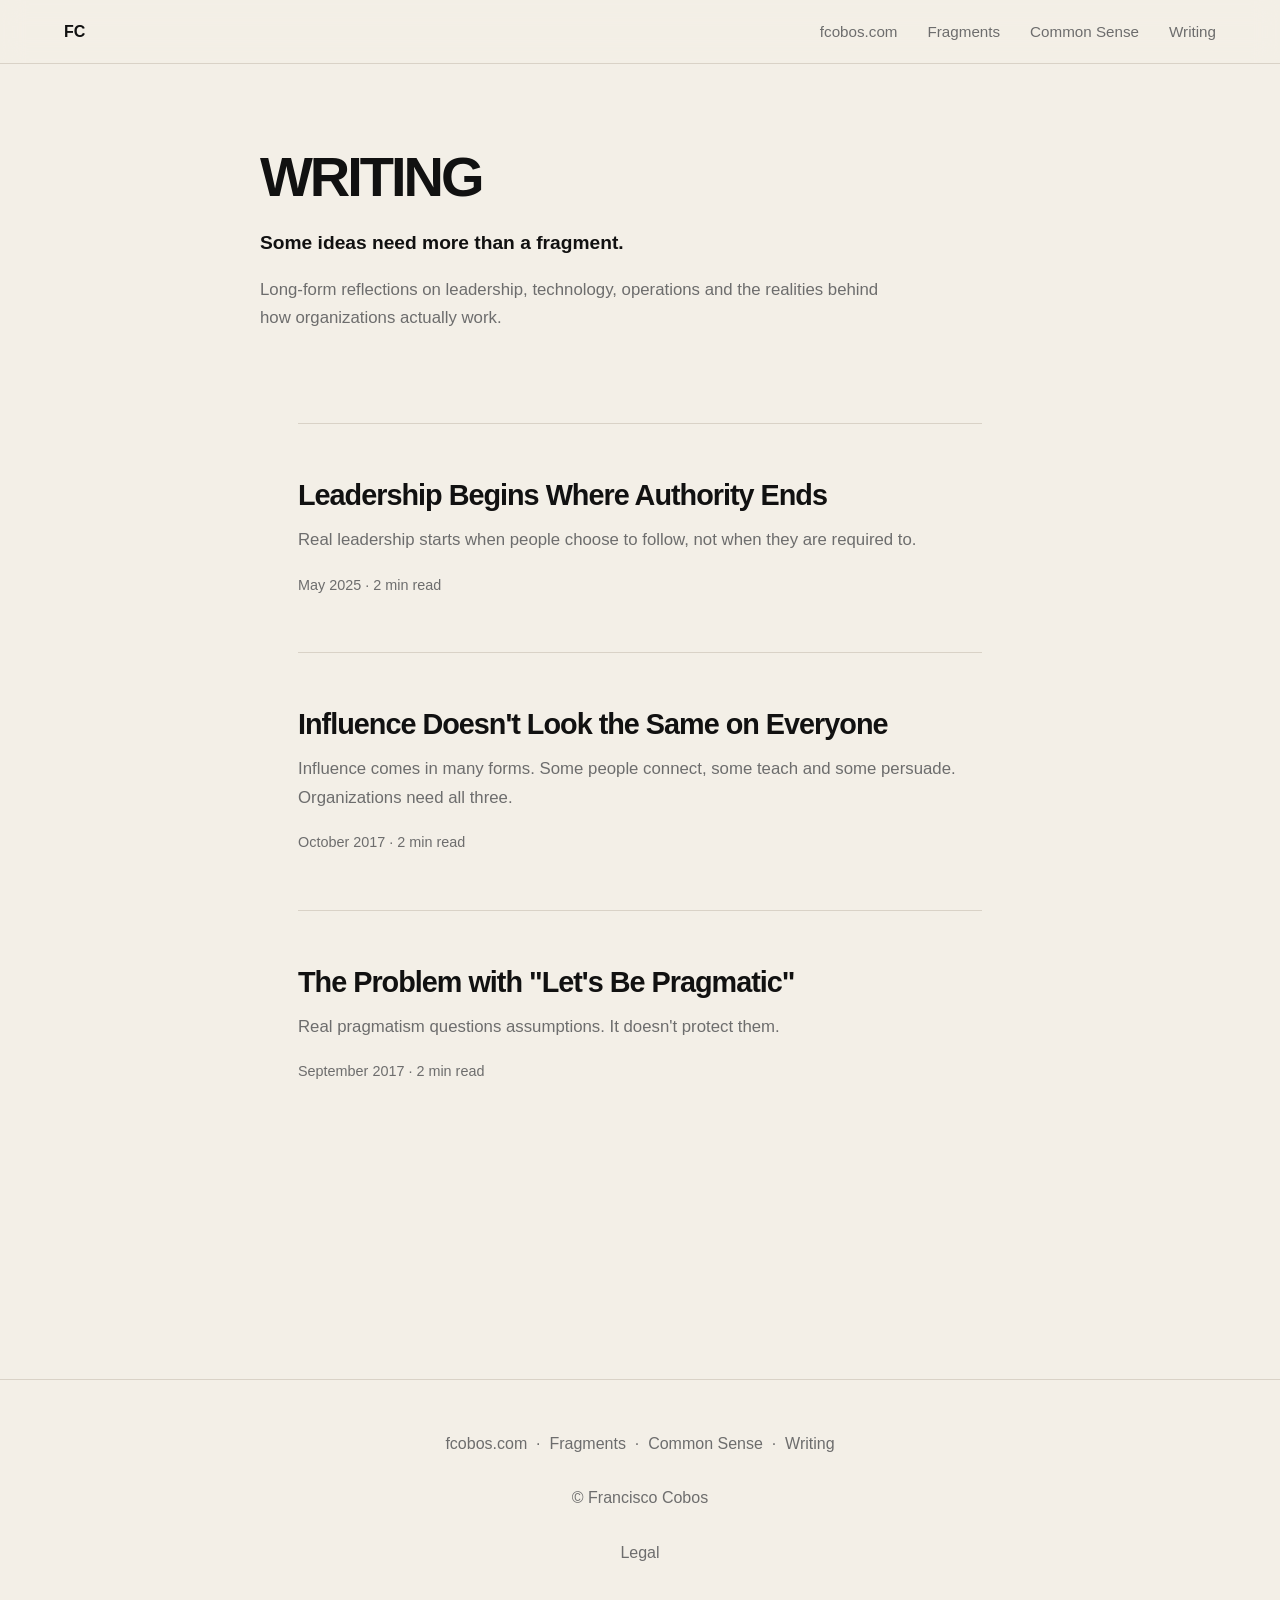
<file: index.html>
<!DOCTYPE html>
<html lang="en">
<head>
<meta charset="UTF-8">
<meta name="viewport" content="width=device-width,initial-scale=1.0">

<title>Writing | Francisco Cobos</title>

<style>

:root{
    --paper:#f3efe7;
    --text:#111;
    --muted:#6d6d6d;
    --border:#d9d2c7;
}

*{
    margin:0;
    padding:0;
    box-sizing:border-box;
}

html{
    scroll-behavior:smooth;
}

body{
    font-family:-apple-system,BlinkMacSystemFont,"Segoe UI",Roboto,sans-serif;
    background:var(--paper);
    color:var(--text);
    line-height:1.7;
}

a{
    color:inherit;
    text-decoration:none;
}

nav{
    position:fixed;
    top:0;
    width:100%;
    background:rgba(243,239,231,.92);
    backdrop-filter:blur(12px);
    border-bottom:1px solid var(--border);
    z-index:100;
}

.nav{
    width:90%;
    max-width:1200px;
    margin:auto;
    padding:18px 0;

    display:flex;
    justify-content:space-between;
    align-items:center;
}

.logo{
    font-weight:700;
}

.menu{
    display:flex;
    gap:30px;
    font-size:.95rem;
}

.menu a{
    color:var(--muted);
    transition:.2s;
}

.menu a:hover{
    color:var(--text);
}

header{
    width:90%;
    max-width:760px;
    margin:auto;

    padding-top:150px;
    padding-bottom:90px;
}

h1{
    font-size:3.5rem;
    line-height:.95;
    letter-spacing:-3px;
    margin-bottom:24px;
}

.subtitle{
    font-size:1.2rem;
    font-weight:600;
    margin-bottom:16px;
}

.description{
    color:var(--muted);
    max-width:650px;
    font-size:1.05rem;
}

main{
    width:90%;
    max-width:760px;
    margin:auto;

    padding-bottom:120px;
}

.article{
    display:block;
    padding:55px 0;
    border-top:1px solid var(--border);
    transition:.2s;
}

.article:hover{
    transform:translateX(4px);
}

.article h2{
    font-size:1.8rem;
    line-height:1.15;
    letter-spacing:-1px;
    margin-bottom:14px;
}

.article p{
    color:var(--muted);
    font-size:1.05rem;
    margin-bottom:18px;
}

.meta{
    color:var(--muted);
    font-size:.9rem;
}

footer{
    border-top:1px solid var(--border);
    padding:50px;
    text-align:center;
    color:var(--muted);
}

@media(max-width:768px){

    h1{
        font-size:3rem;
        letter-spacing:-2px;
    }

    .article h2{
        font-size:1.4rem;
    }

    .menu{
        gap:16px;
        font-size:.85rem;
    }

}

</style>

</head>

<body>

<nav>

<div class="nav">

<div class="logo">
<a href="https://fcobos.com">FC</a>
</div>

<div class="menu">
<a href="https://fcobos.com">fcobos.com</a>
<a href="https://fragments.fcobos.com">Fragments</a>
<a href="https://commonsense.fcobos.com">Common Sense</a>
<a href="https://writing.fcobos.com">Writing</a>
</div>

</div>

</nav>

<header>

<h1>WRITING</h1>

<div class="subtitle">
Some ideas need more than a fragment.
</div>

<p class="description">
Long-form reflections on leadership, technology, operations and the realities behind how organizations actually work.
</p>

</header>

<main>

<main>

<a class="article" href="generated/leadership-begins-where-authority-ends.html">

<h2>
Leadership Begins Where Authority Ends
</h2>

<p>
Real leadership starts when people choose to follow, not when they are required to.
</p>

<div class="meta">
May 2025 · 2 min read
</div>

</a>

<a class="article" href="generated/influence-doesnt-look-the-same-on-everyone.html">

<h2>
Influence Doesn't Look the Same on Everyone
</h2>

<p>
Influence comes in many forms. Some people connect, some teach and some persuade. Organizations need all three.
</p>

<div class="meta">
October 2017 · 2 min read
</div>

</a>

<a class="article" href="generated/the-problem-with-lets-be-pragmatic.html">

<h2>
The Problem with "Let's Be Pragmatic"
</h2>

<p>
Real pragmatism questions assumptions. It doesn't protect them.
</p>

<div class="meta">
September 2017 · 2 min read
</div>

</a>

</main>

</main>

<footer>

<a href="https://fcobos.com">fcobos.com</a>
 ·  <a href="https://fragments.fcobos.com">Fragments</a>
 ·  <a href="https://commonsense.fcobos.com">Common Sense</a>
 ·  <a href="https://writing.fcobos.com">Writing</a>

<br><br>

© Francisco Cobos

<br><br>

<a href="legal.html">Legal</a>

</footer>

</body>
</html>
</file>
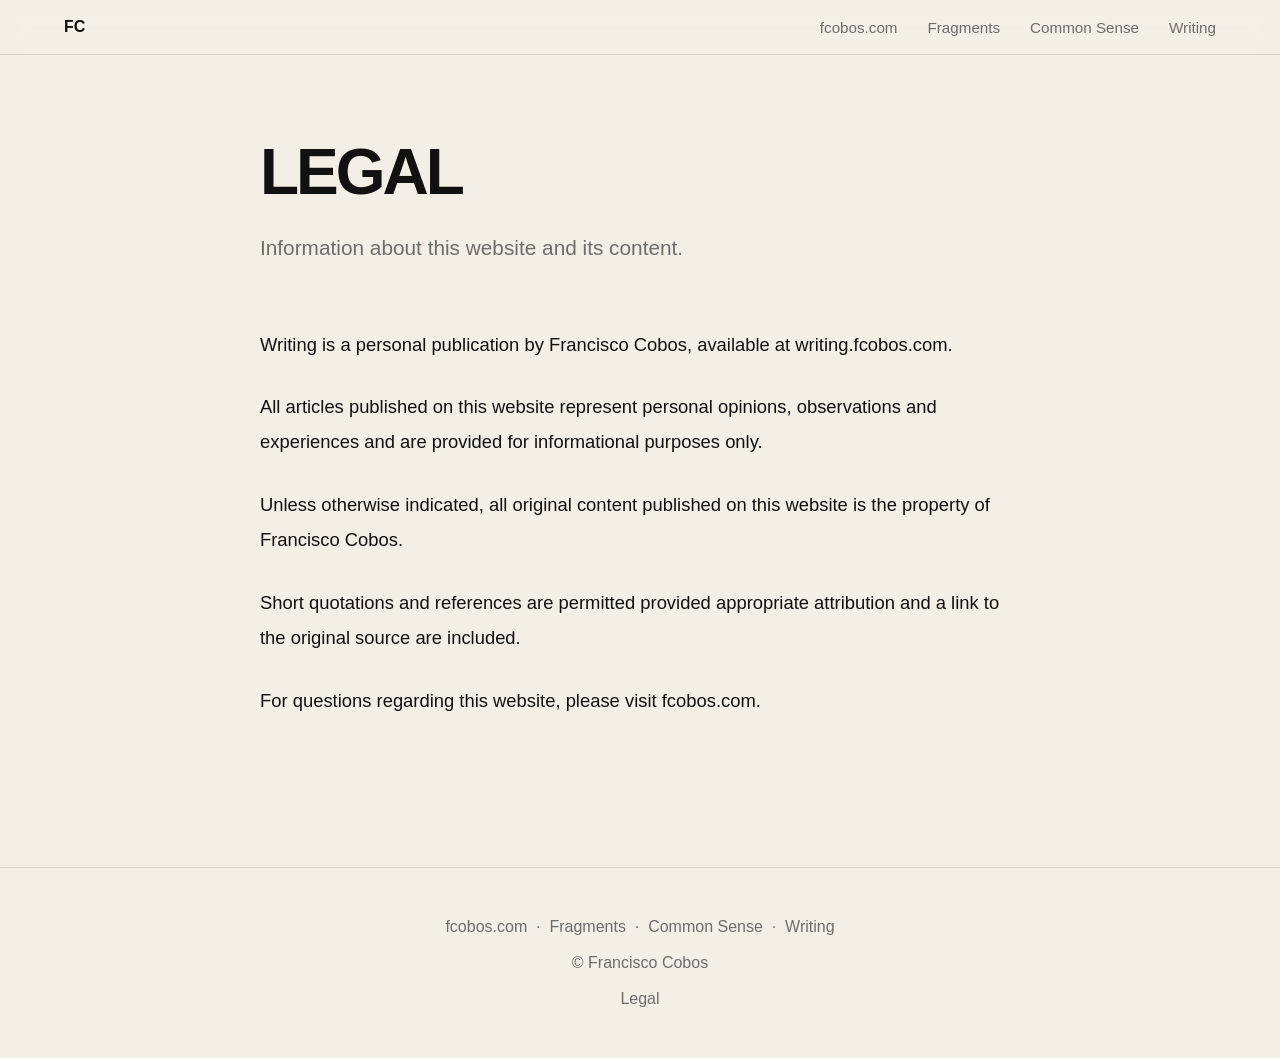
<file: legal.html>
<!DOCTYPE html>

<html lang="en">
<head>
<meta charset="UTF-8">
<meta name="viewport" content="width=device-width,initial-scale=1.0">

<title>Legal | Writing</title>

<style>

:root{
    --paper:#f3efe7;
    --text:#111;
    --muted:#6d6d6d;
    --border:#d9d2c7;
}

*{
    margin:0;
    padding:0;
    box-sizing:border-box;
}

body{
    font-family:-apple-system,BlinkMacSystemFont,"Segoe UI",Roboto,sans-serif;
    background:var(--paper);
    color:var(--text);
}

a{
    text-decoration:none;
    color:inherit;
}

nav{
    position:fixed;
    top:0;
    width:100%;
    background:rgba(243,239,231,.92);
    backdrop-filter:blur(12px);
    border-bottom:1px solid var(--border);
    z-index:100;
}

.nav{
    width:90%;
    max-width:1200px;
    margin:auto;
    padding:18px 0;
    display:flex;
    justify-content:space-between;
    align-items:center;
}

.logo{
    font-weight:700;
}

.menu{
    display:flex;
    gap:30px;
    font-size:.95rem;
}

.menu a{
    color:var(--muted);
}

main{
    width:90%;
    max-width:760px;
    margin:auto;
    padding-top:140px;
    padding-bottom:120px;
}

h1{
    font-size:4rem;
    line-height:1;
    letter-spacing:-3px;
    margin-bottom:24px;
}

.description{
    font-size:1.3rem;
    color:var(--muted);
    margin-bottom:60px;
}

p{
    font-size:1.15rem;
    line-height:1.9;
    margin-bottom:28px;
}

footer{
    border-top:1px solid var(--border);
    padding:50px;
    text-align:center;
    color:var(--muted);
}

</style>

</head>

<body>

<nav>

<div class="nav">

<div class="logo">
<a href="https://fcobos.com">FC</a>
</div>

<div class="menu">
<a href="https://fcobos.com">fcobos.com</a>
<a href="https://fragments.fcobos.com">Fragments</a>
<a href="https://commonsense.fcobos.com">Common Sense</a>
<a href="https://writing.fcobos.com">Writing</a>
</div>

</div>

</nav>

<main>

<h1>LEGAL</h1>

<p class="description">
Information about this website and its content.
</p>

<p>
Writing is a personal publication by Francisco Cobos, available at writing.fcobos.com.
</p>

<p>
All articles published on this website represent personal opinions, observations and experiences and are provided for informational purposes only.
</p>

<p>
Unless otherwise indicated, all original content published on this website is the property of Francisco Cobos.
</p>

<p>
Short quotations and references are permitted provided appropriate attribution and a link to the original source are included.
</p>

<p>
For questions regarding this website, please visit
<a href="https://fcobos.com">fcobos.com</a>.
</p>

</main>

<footer>

<a href="https://fcobos.com">fcobos.com</a>
 ·  <a href="https://fragments.fcobos.com">Fragments</a>
 ·  <a href="https://commonsense.fcobos.com">Common Sense</a>
 ·  <a href="https://writing.fcobos.com">Writing</a>

<br><br>

© Francisco Cobos

<br><br>

<a href="legal.html">Legal</a>

</footer>

</body>
</html>
</file>
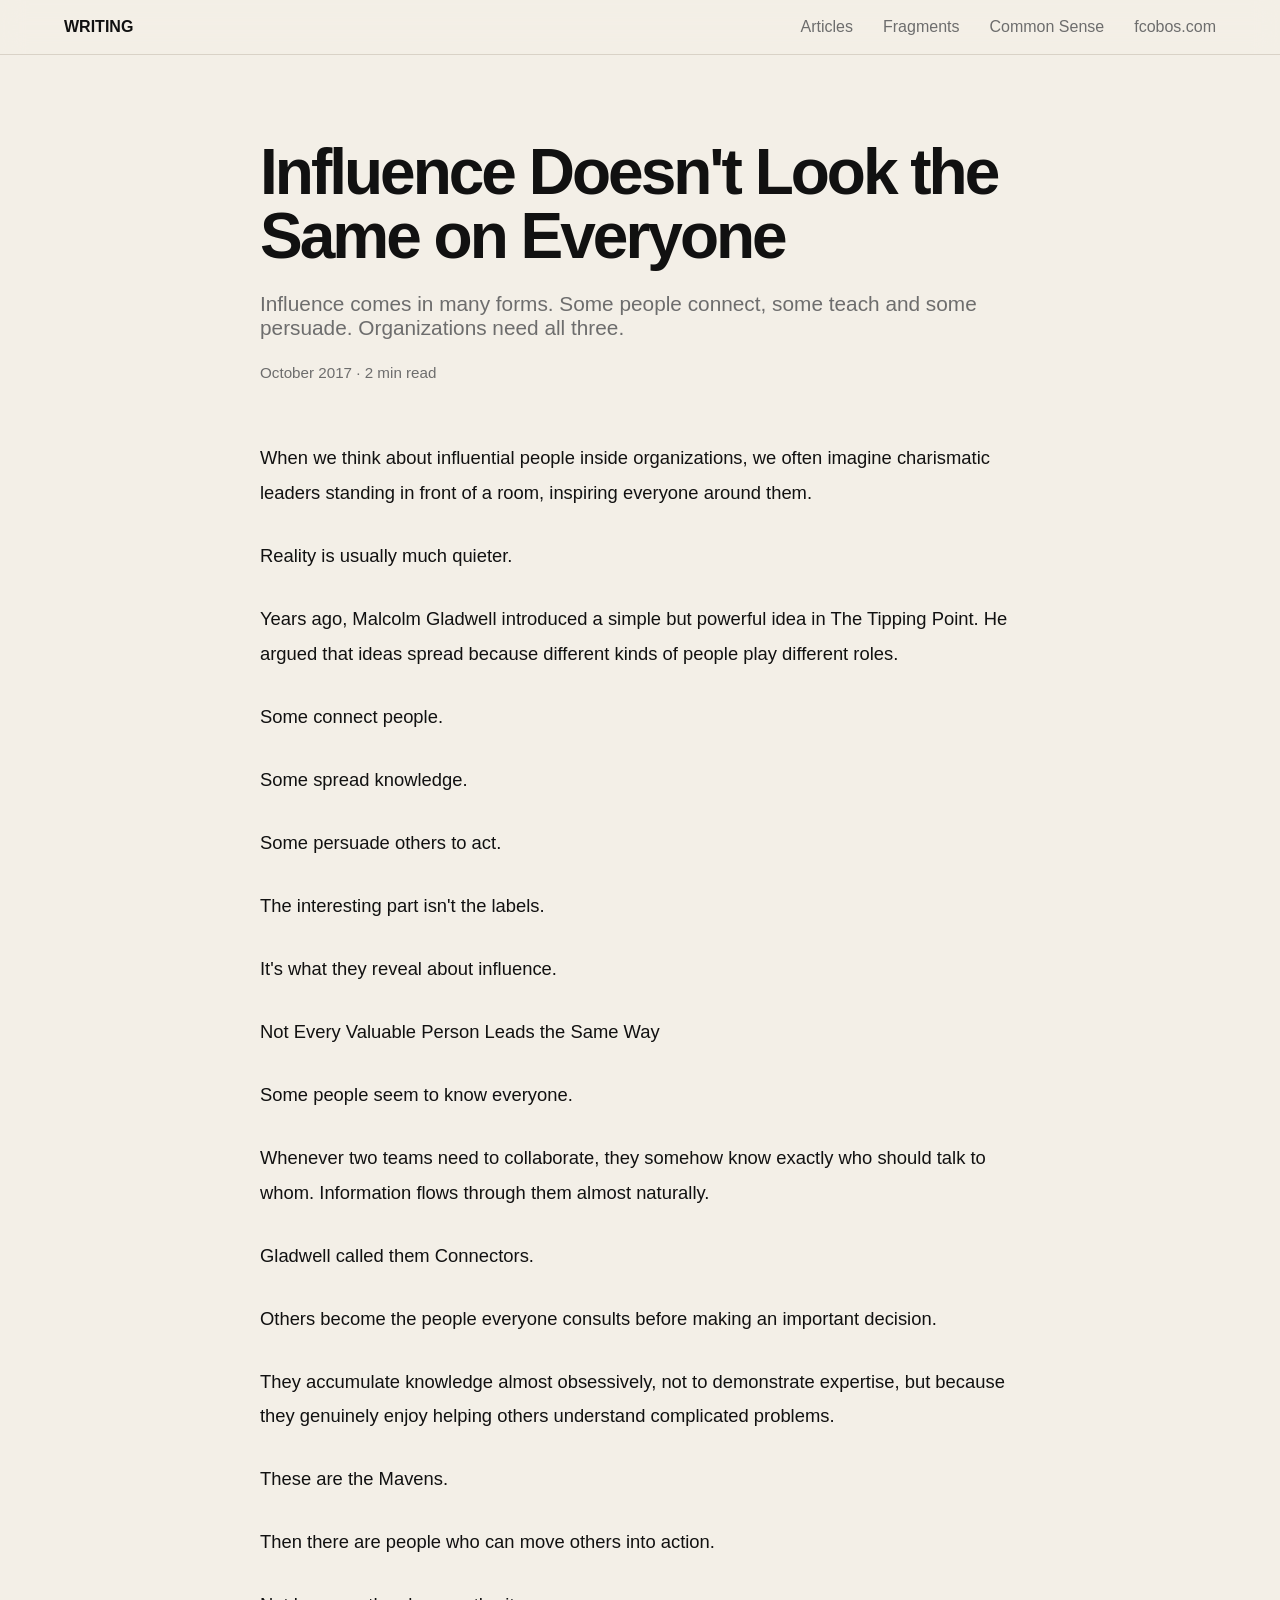
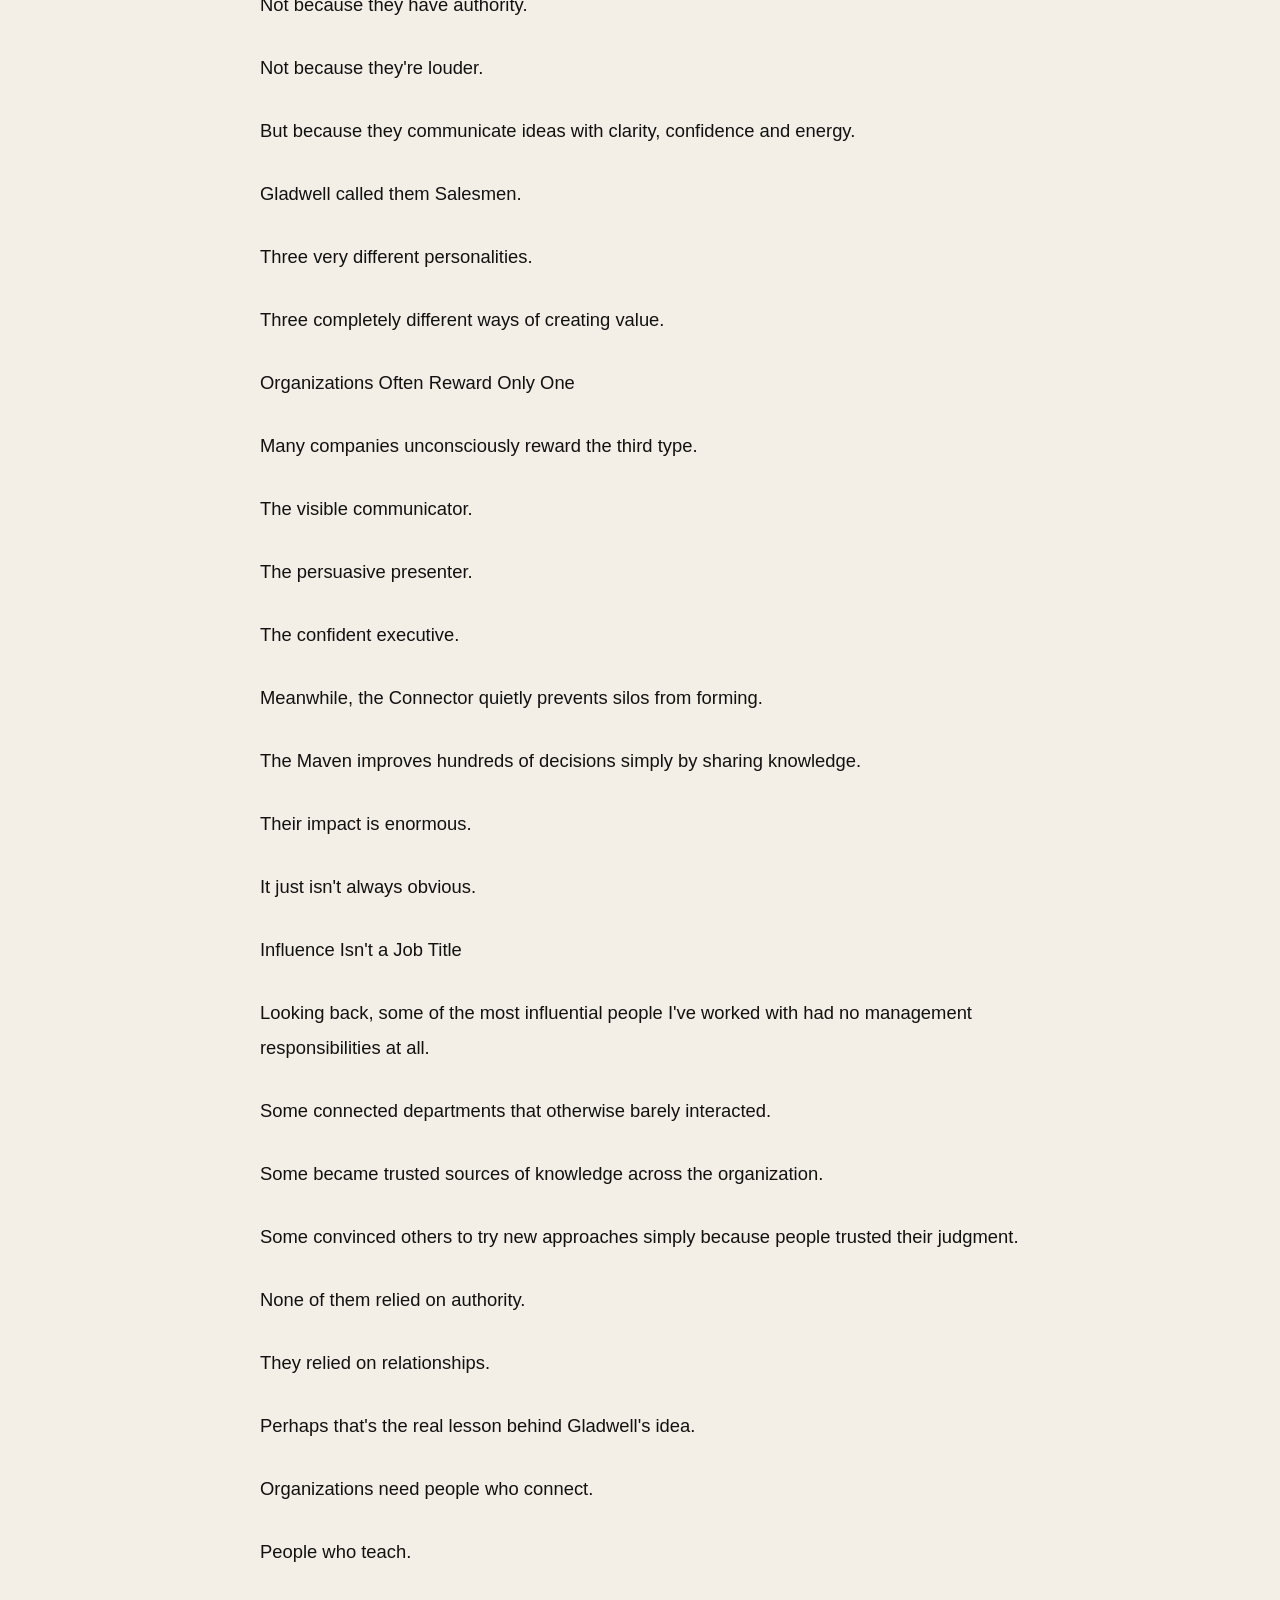
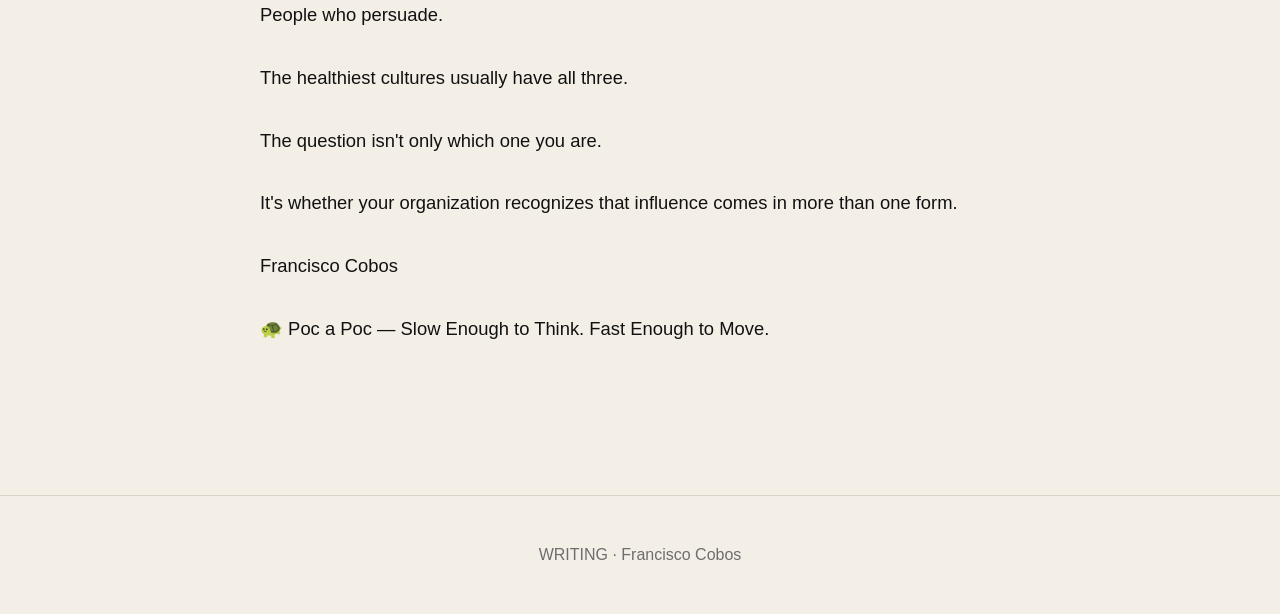
<file: generated/influence-doesnt-look-the-same-on-everyone.html>
<!DOCTYPE html>
<html lang="en">
<head>
<meta charset="UTF-8">
<meta name="viewport" content="width=device-width, initial-scale=1.0">

<title>Influence Doesn't Look the Same on Everyone</title>

<link rel="stylesheet" href="../css/style.css">

</head>

<body>

<nav>

    <div class="nav-container">

        <a href="../index.html" class="logo">
            WRITING
        </a>

        <div class="menu">
            <a href="../index.html">Articles</a>
            <a href="https://fragments.fcobos.com">Fragments</a>
            <a href="https://commonsense.fcobos.com">Common Sense</a>
            <a href="https://fcobos.com">fcobos.com</a>
        </div>

    </div>

</nav>

<header class="hero">

    <h1>Influence Doesn't Look the Same on Everyone</h1>

    <p class="description">
        Influence comes in many forms. Some people connect, some teach and some persuade. Organizations need all three.
    </p>

    <div class="meta">
        October 2017 · 2 min read
    </div>

</header>

<article class="content">

<p>When we think about influential people inside organizations, we often imagine charismatic leaders standing in front of a room, inspiring everyone around them.</p>
<p>Reality is usually much quieter.</p>
<p>Years ago, Malcolm Gladwell introduced a simple but powerful idea in The Tipping Point. He argued that ideas spread because different kinds of people play different roles.</p>
<p>Some connect people.</p>
<p>Some spread knowledge.</p>
<p>Some persuade others to act.</p>
<p>The interesting part isn't the labels.</p>
<p>It's what they reveal about influence.</p>
<p>Not Every Valuable Person Leads the Same Way</p>
<p>Some people seem to know everyone.</p>
<p>Whenever two teams need to collaborate, they somehow know exactly who should talk to whom. Information flows through them almost naturally.</p>
<p>Gladwell called them Connectors.</p>
<p>Others become the people everyone consults before making an important decision.</p>
<p>They accumulate knowledge almost obsessively, not to demonstrate expertise, but because they genuinely enjoy helping others understand complicated problems.</p>
<p>These are the Mavens.</p>
<p>Then there are people who can move others into action.</p>
<p>Not because they have authority.</p>
<p>Not because they're louder.</p>
<p>But because they communicate ideas with clarity, confidence and energy.</p>
<p>Gladwell called them Salesmen.</p>
<p>Three very different personalities.</p>
<p>Three completely different ways of creating value.</p>
<p>Organizations Often Reward Only One</p>
<p>Many companies unconsciously reward the third type.</p>
<p>The visible communicator.</p>
<p>The persuasive presenter.</p>
<p>The confident executive.</p>
<p>Meanwhile, the Connector quietly prevents silos from forming.</p>
<p>The Maven improves hundreds of decisions simply by sharing knowledge.</p>
<p>Their impact is enormous.</p>
<p>It just isn't always obvious.</p>
<p>Influence Isn't a Job Title</p>
<p>Looking back, some of the most influential people I've worked with had no management responsibilities at all.</p>
<p>Some connected departments that otherwise barely interacted.</p>
<p>Some became trusted sources of knowledge across the organization.</p>
<p>Some convinced others to try new approaches simply because people trusted their judgment.</p>
<p>None of them relied on authority.</p>
<p>They relied on relationships.</p>
<p>Perhaps that's the real lesson behind Gladwell's idea.</p>
<p>Organizations need people who connect.</p>
<p>People who teach.</p>
<p>People who persuade.</p>
<p>The healthiest cultures usually have all three.</p>
<p>The question isn't only which one you are.</p>
<p>It's whether your organization recognizes that influence comes in more than one form.</p>
<p>Francisco Cobos</p>
<p>🐢 Poc a Poc — Slow Enough to Think. Fast Enough to Move.</p>

</article>

<footer>

WRITING · Francisco Cobos

</footer>

</body>
</html>
</file>
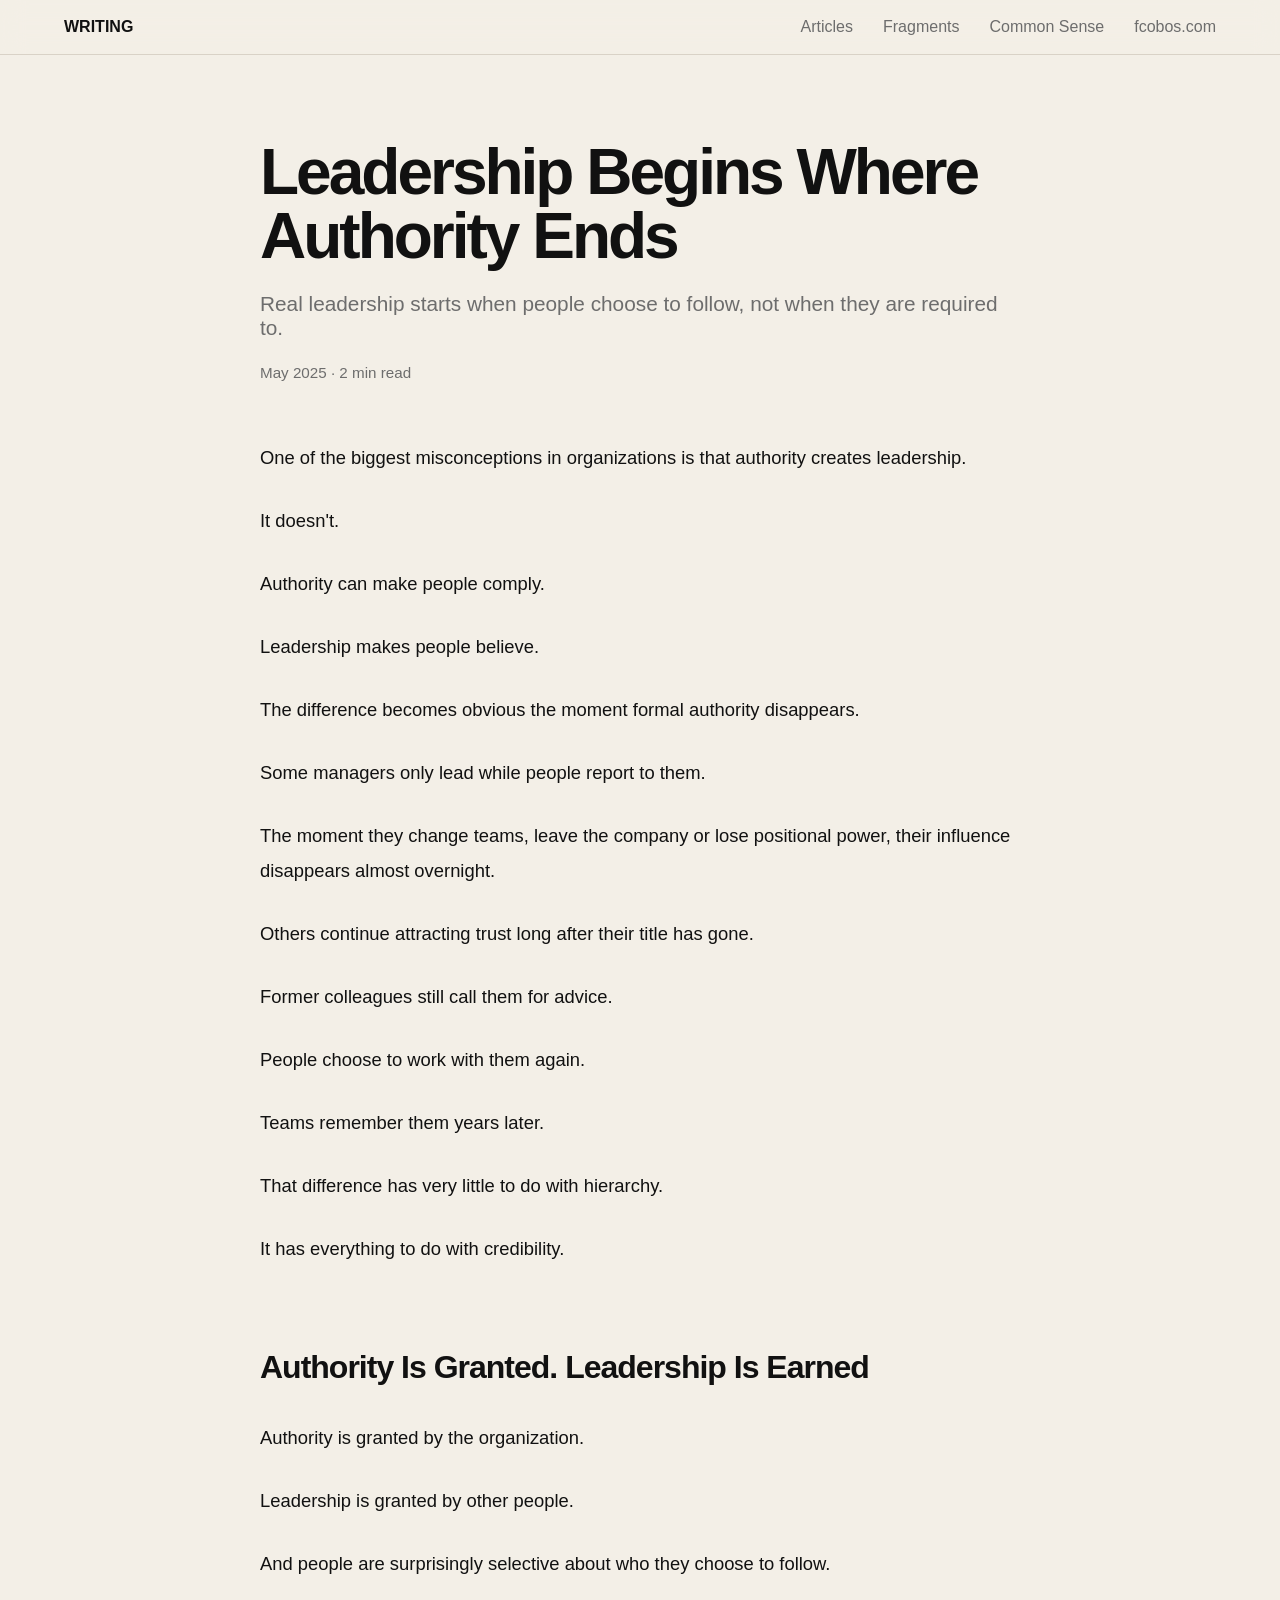
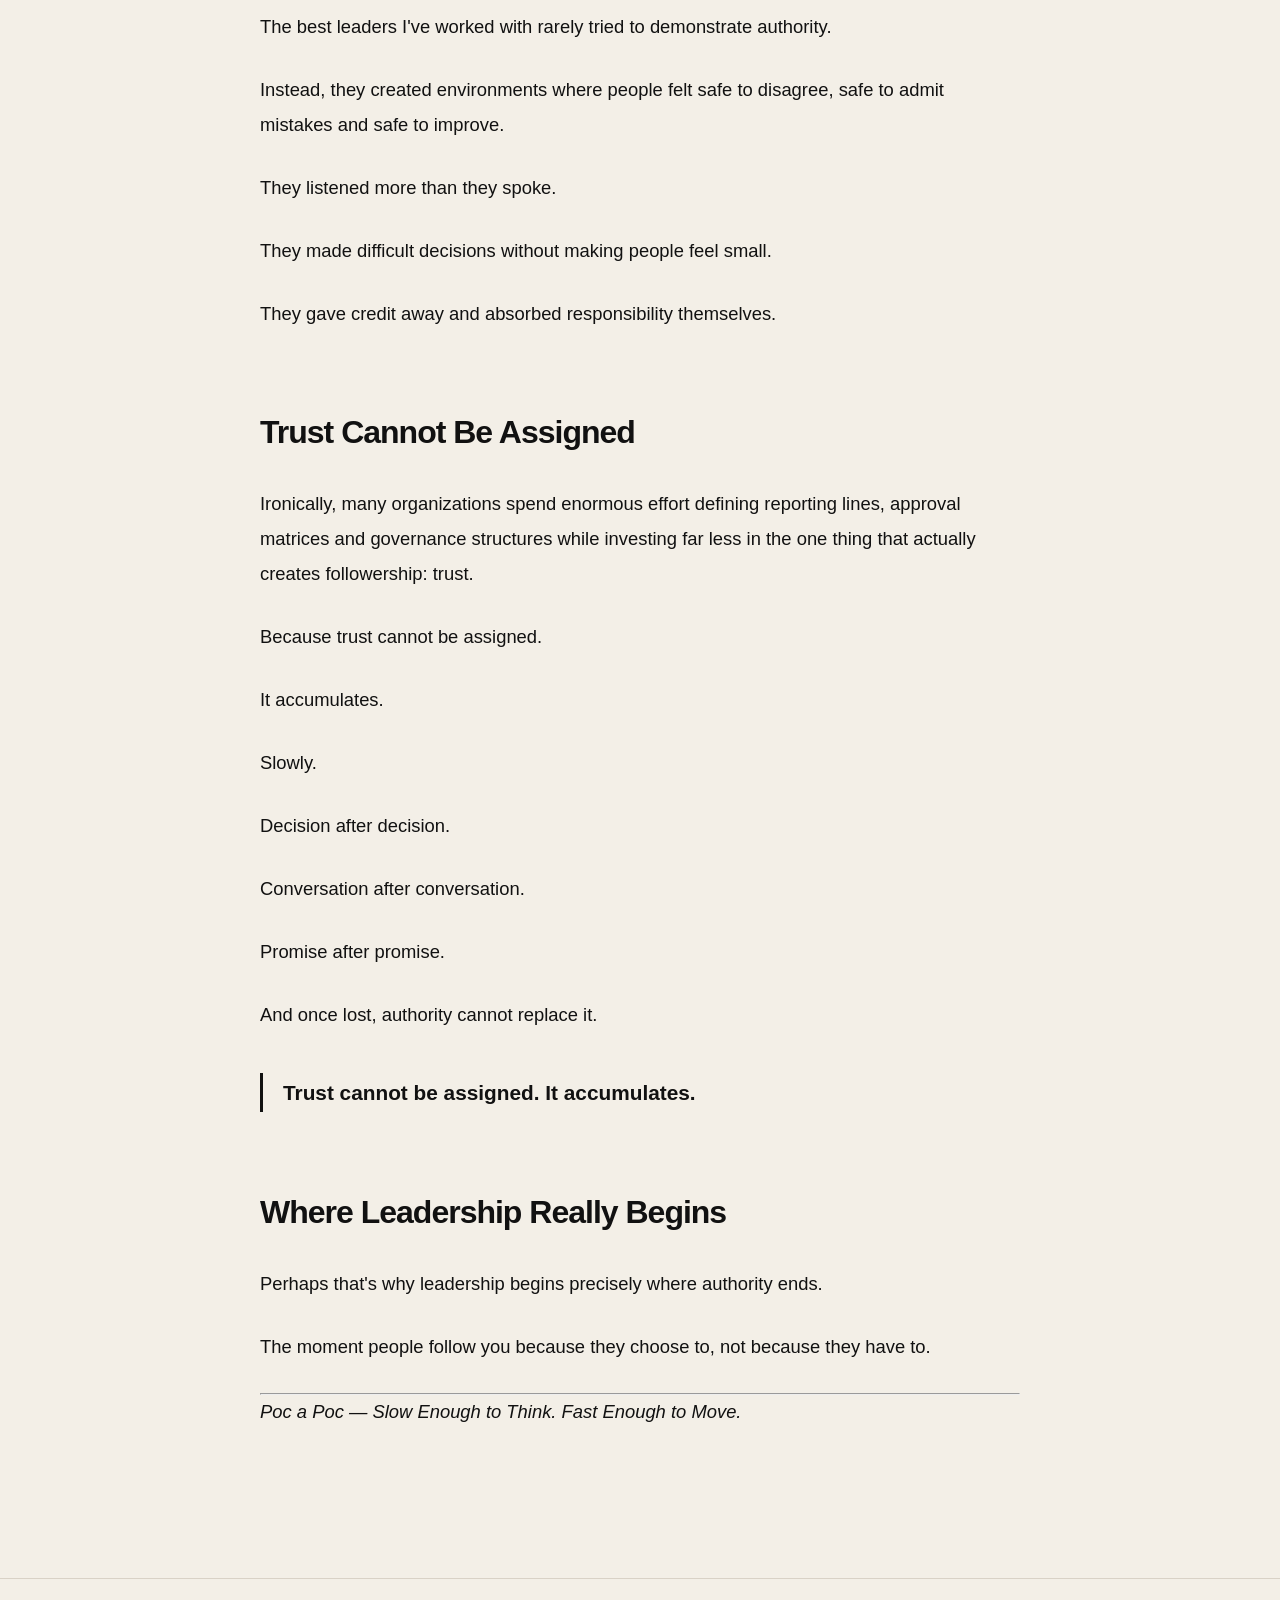
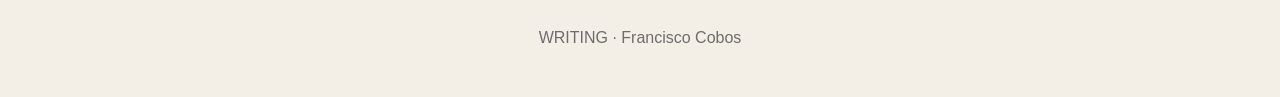
<file: generated/leadership-begins-where-authority-ends.html>
<!DOCTYPE html>
<html lang="en">
<head>
<meta charset="UTF-8">
<meta name="viewport" content="width=device-width, initial-scale=1.0">

<title>Leadership Begins Where Authority Ends</title>

<link rel="stylesheet" href="../css/style.css">

</head>

<body>

<nav>

    <div class="nav-container">

        <a href="../index.html" class="logo">
            WRITING
        </a>

        <div class="menu">
            <a href="../index.html">Articles</a>
            <a href="https://fragments.fcobos.com">Fragments</a>
            <a href="https://commonsense.fcobos.com">Common Sense</a>
            <a href="https://fcobos.com">fcobos.com</a>
        </div>

    </div>

</nav>

<header class="hero">

    <h1>Leadership Begins Where Authority Ends</h1>

    <p class="description">
        Real leadership starts when people choose to follow, not when they are required to.
    </p>

    <div class="meta">
        May 2025 · 2 min read
    </div>

</header>

<article class="content">

<p>One of the biggest misconceptions in organizations is that authority creates leadership.</p>
<p>It doesn't.</p>
<p>Authority can make people comply.</p>
<p>Leadership makes people believe.</p>
<p>The difference becomes obvious the moment formal authority disappears.</p>
<p>Some managers only lead while people report to them.</p>
<p>The moment they change teams, leave the company or lose positional power, their influence disappears almost overnight.</p>
<p>Others continue attracting trust long after their title has gone.</p>
<p>Former colleagues still call them for advice.</p>
<p>People choose to work with them again.</p>
<p>Teams remember them years later.</p>
<p>That difference has very little to do with hierarchy.</p>
<p>It has everything to do with credibility.</p>
<h2>Authority Is Granted. Leadership Is Earned</h2>
<p>Authority is granted by the organization.</p>
<p>Leadership is granted by other people.</p>
<p>And people are surprisingly selective about who they choose to follow.</p>
<p>The best leaders I've worked with rarely tried to demonstrate authority.</p>
<p>Instead, they created environments where people felt safe to disagree, safe to admit mistakes and safe to improve.</p>
<p>They listened more than they spoke.</p>
<p>They made difficult decisions without making people feel small.</p>
<p>They gave credit away and absorbed responsibility themselves.</p>
<h2>Trust Cannot Be Assigned</h2>
<p>Ironically, many organizations spend enormous effort defining reporting lines, approval matrices and governance structures while investing far less in the one thing that actually creates followership: trust.</p>
<p>Because trust cannot be assigned.</p>
<p>It accumulates.</p>
<p>Slowly.</p>
<p>Decision after decision.</p>
<p>Conversation after conversation.</p>
<p>Promise after promise.</p>
<p>And once lost, authority cannot replace it.</p>
<blockquote>Trust cannot be assigned. It accumulates.</blockquote>
<h2>Where Leadership Really Begins</h2>
<p>Perhaps that's why leadership begins precisely where authority ends.</p>
<p>The moment people follow you because they choose to, not because they have to.
<hr>
<em>Poc a Poc — Slow Enough to Think. Fast Enough to Move.</em></p>

</article>

<footer>

WRITING · Francisco Cobos

</footer>

</body>
</html>
</file>
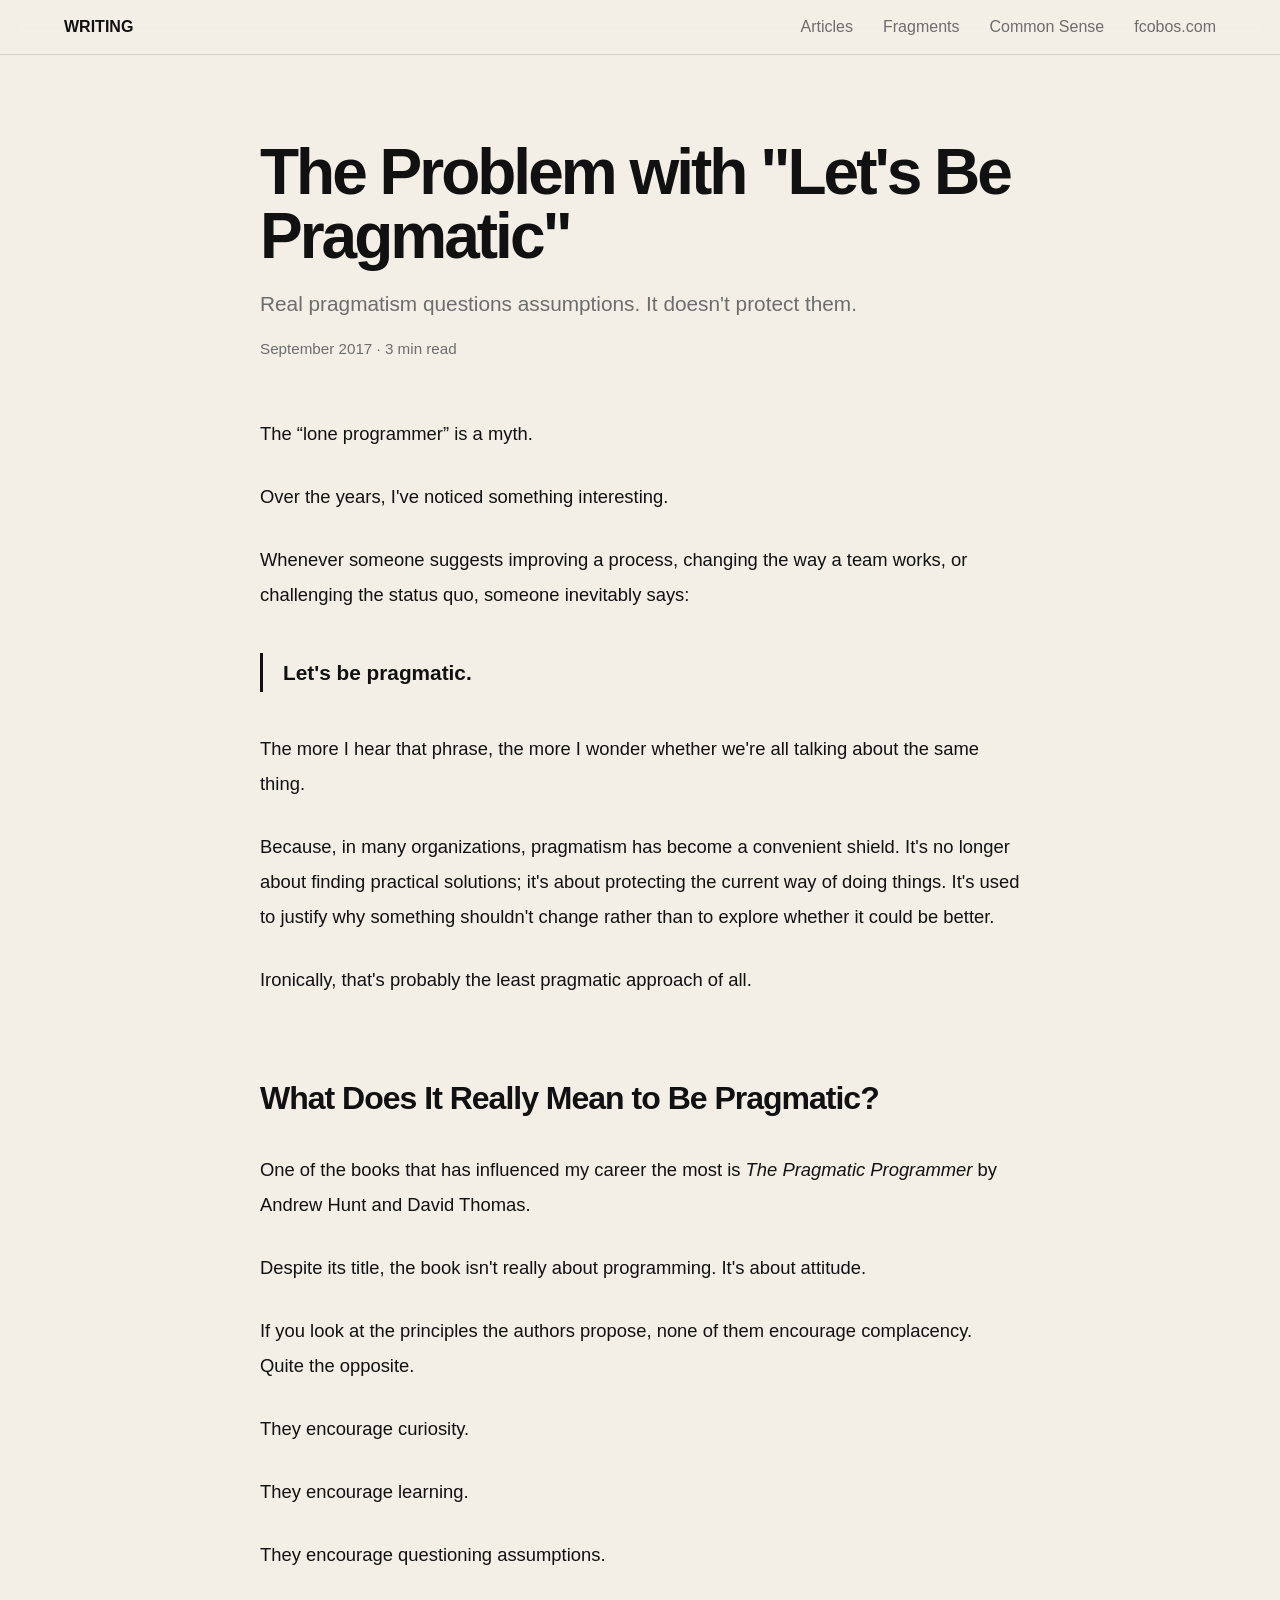
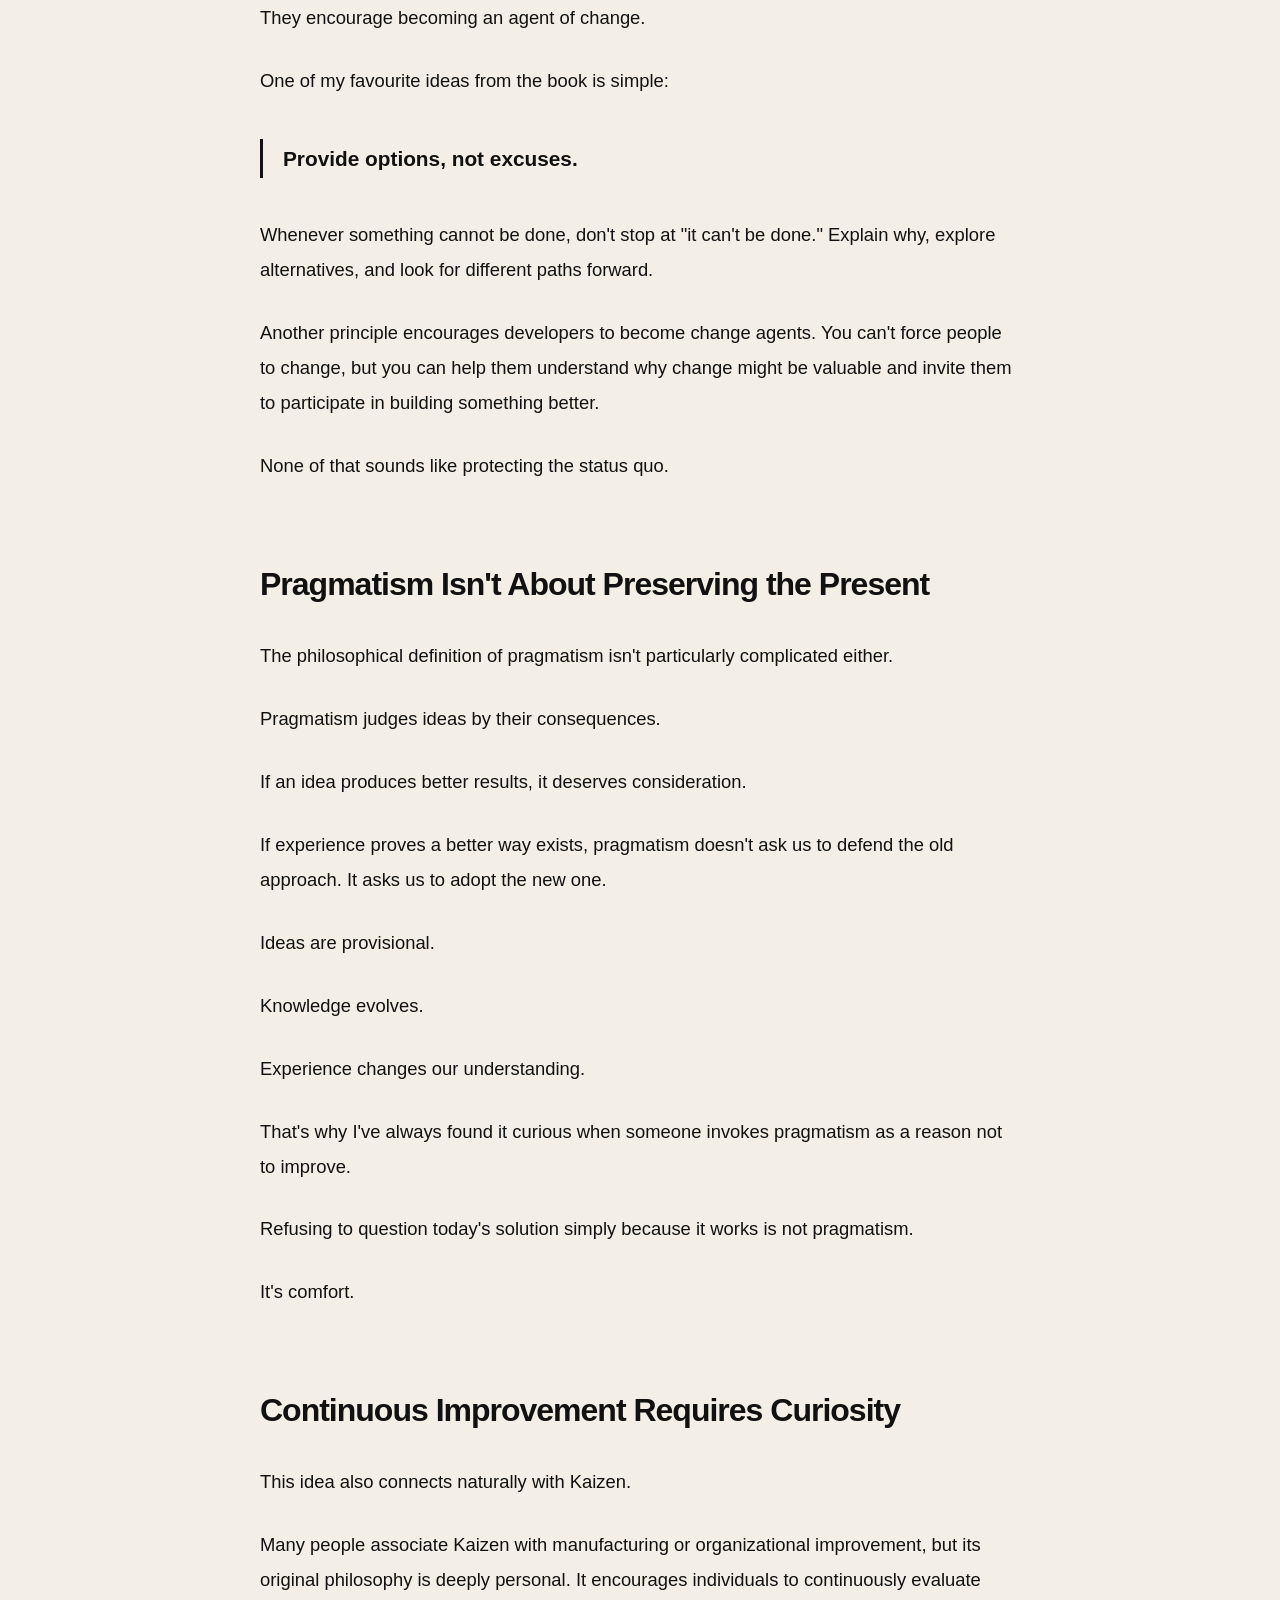
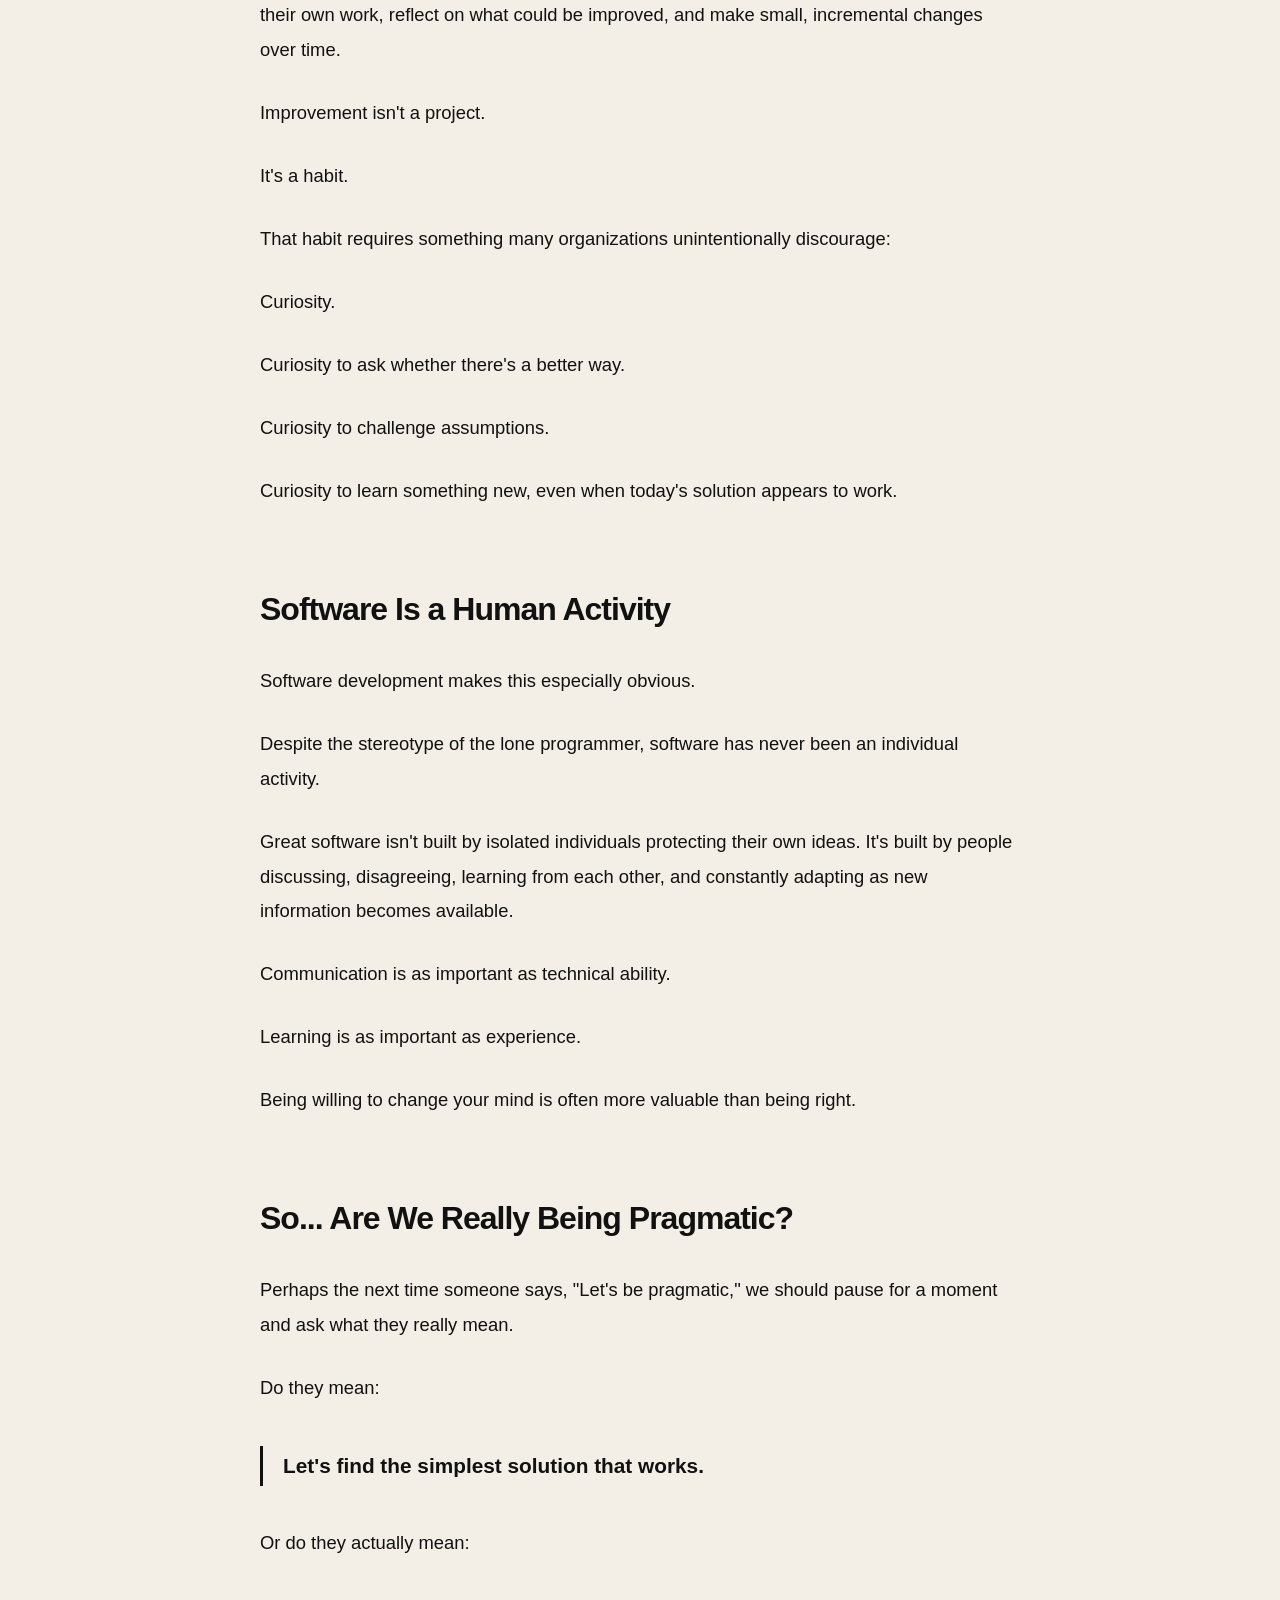
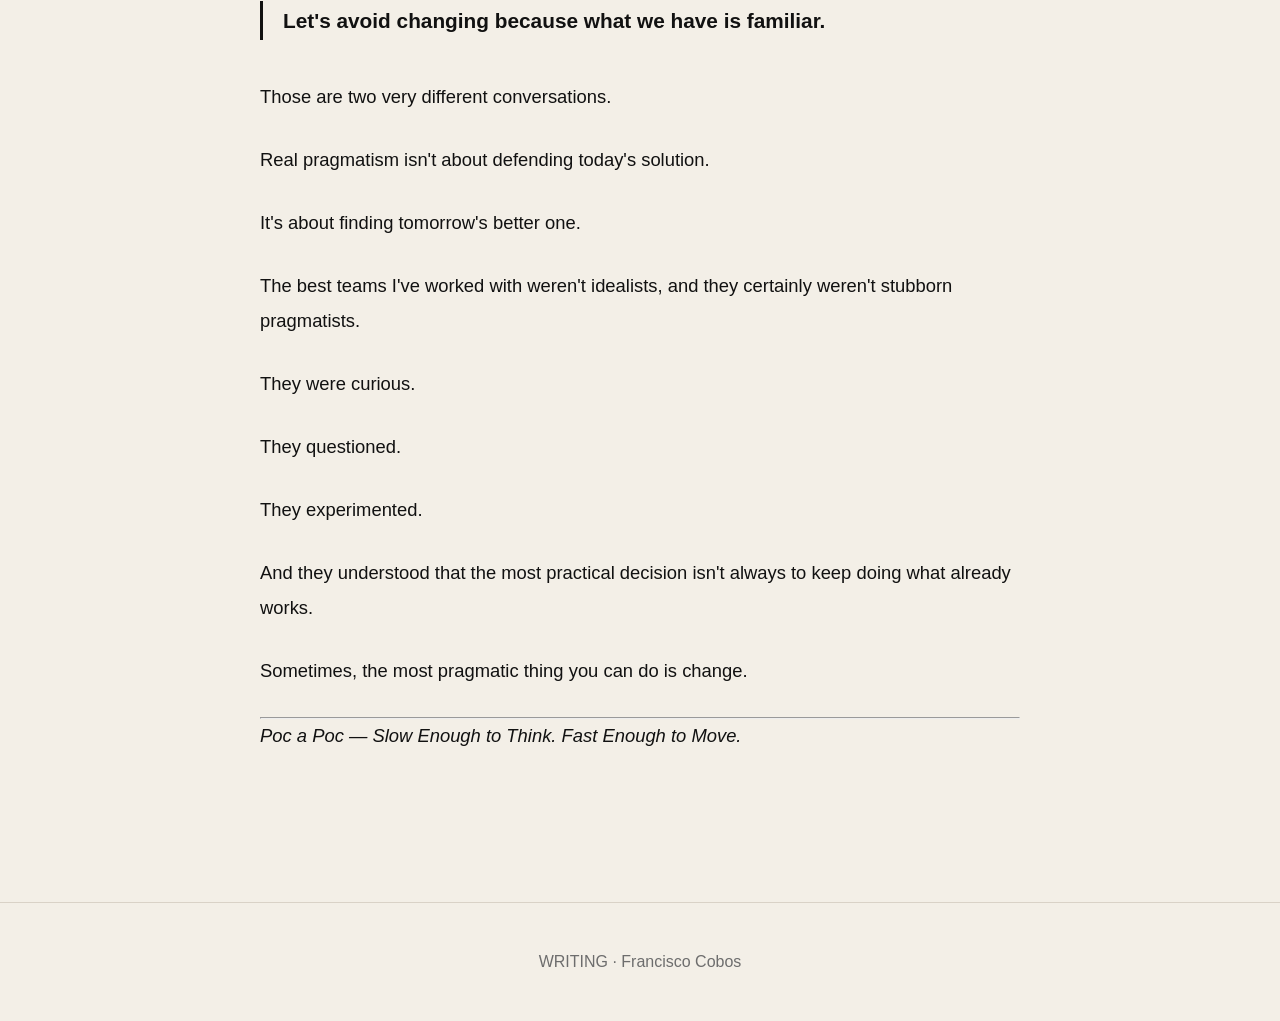
<file: generated/the-problem-with-lets-be-pragmatic.html>
<!DOCTYPE html>
<html lang="en">
<head>
<meta charset="UTF-8">
<meta name="viewport" content="width=device-width, initial-scale=1.0">

<title>The Problem with "Let's Be Pragmatic"</title>

<link rel="stylesheet" href="../css/style.css">

</head>

<body>

<nav>

    <div class="nav-container">

        <a href="../index.html" class="logo">
            WRITING
        </a>

        <div class="menu">
            <a href="../index.html">Articles</a>
            <a href="https://fragments.fcobos.com">Fragments</a>
            <a href="https://commonsense.fcobos.com">Common Sense</a>
            <a href="https://fcobos.com">fcobos.com</a>
        </div>

    </div>

</nav>

<header class="hero">

    <h1>The Problem with "Let's Be Pragmatic"</h1>

    <p class="description">
        Real pragmatism questions assumptions. It doesn't protect them.
    </p>

    <div class="meta">
        September 2017 · 3 min read
    </div>

</header>

<article class="content">

<p>The “lone programmer” is a myth.</p>
<p>Over the years, I've noticed something interesting.</p>
<p>Whenever someone suggests improving a process, changing the way a team works, or challenging the status quo, someone inevitably says:</p>
<blockquote>Let's be pragmatic.</blockquote>
<p>The more I hear that phrase, the more I wonder whether we're all talking about the same thing.</p>
<p>Because, in many organizations, pragmatism has become a convenient shield. It's no longer about finding practical solutions; it's about protecting the current way of doing things. It's used to justify why something shouldn't change rather than to explore whether it could be better.</p>
<p>Ironically, that's probably the least pragmatic approach of all.</p>
<h2>What Does It Really Mean to Be Pragmatic?</h2>
<p>One of the books that has influenced my career the most is <em>The Pragmatic Programmer</em> by Andrew Hunt and David Thomas.</p>
<p>Despite its title, the book isn't really about programming. It's about attitude.</p>
<p>If you look at the principles the authors propose, none of them encourage complacency. Quite the opposite.</p>
<p>They encourage curiosity.</p>
<p>They encourage learning.</p>
<p>They encourage questioning assumptions.</p>
<p>They encourage becoming an agent of change.</p>
<p>One of my favourite ideas from the book is simple:</p>
<blockquote>Provide options, not excuses.</blockquote>
<p>Whenever something cannot be done, don't stop at "it can't be done." Explain why, explore alternatives, and look for different paths forward.</p>
<p>Another principle encourages developers to become change agents. You can't force people to change, but you can help them understand why change might be valuable and invite them to participate in building something better.</p>
<p>None of that sounds like protecting the status quo.</p>
<h2>Pragmatism Isn't About Preserving the Present</h2>
<p>The philosophical definition of pragmatism isn't particularly complicated either.</p>
<p>Pragmatism judges ideas by their consequences.</p>
<p>If an idea produces better results, it deserves consideration.</p>
<p>If experience proves a better way exists, pragmatism doesn't ask us to defend the old approach. It asks us to adopt the new one.</p>
<p>Ideas are provisional.</p>
<p>Knowledge evolves.</p>
<p>Experience changes our understanding.</p>
<p>That's why I've always found it curious when someone invokes pragmatism as a reason not to improve.</p>
<p>Refusing to question today's solution simply because it works is not pragmatism.</p>
<p>It's comfort.</p>
<h2>Continuous Improvement Requires Curiosity</h2>
<p>This idea also connects naturally with Kaizen.</p>
<p>Many people associate Kaizen with manufacturing or organizational improvement, but its original philosophy is deeply personal. It encourages individuals to continuously evaluate their own work, reflect on what could be improved, and make small, incremental changes over time.</p>
<p>Improvement isn't a project.</p>
<p>It's a habit.</p>
<p>That habit requires something many organizations unintentionally discourage:</p>
<p>Curiosity.</p>
<p>Curiosity to ask whether there's a better way.</p>
<p>Curiosity to challenge assumptions.</p>
<p>Curiosity to learn something new, even when today's solution appears to work.</p>
<h2>Software Is a Human Activity</h2>
<p>Software development makes this especially obvious.</p>
<p>Despite the stereotype of the lone programmer, software has never been an individual activity.</p>
<p>Great software isn't built by isolated individuals protecting their own ideas. It's built by people discussing, disagreeing, learning from each other, and constantly adapting as new information becomes available.</p>
<p>Communication is as important as technical ability.</p>
<p>Learning is as important as experience.</p>
<p>Being willing to change your mind is often more valuable than being right.</p>
<h2>So... Are We Really Being Pragmatic?</h2>
<p>Perhaps the next time someone says, "Let's be pragmatic," we should pause for a moment and ask what they really mean.</p>
<p>Do they mean:</p>
<blockquote>Let's find the simplest solution that works.</blockquote>
<p>Or do they actually mean:</p>
<blockquote>Let's avoid changing because what we have is familiar.</blockquote>
<p>Those are two very different conversations.</p>
<p>Real pragmatism isn't about defending today's solution.</p>
<p>It's about finding tomorrow's better one.</p>
<p>The best teams I've worked with weren't idealists, and they certainly weren't stubborn pragmatists.</p>
<p>They were curious.</p>
<p>They questioned.</p>
<p>They experimented.</p>
<p>And they understood that the most practical decision isn't always to keep doing what already works.</p>
<p>Sometimes, the most pragmatic thing you can do is change.
<hr>
<em>Poc a Poc — Slow Enough to Think. Fast Enough to Move.</em></p>

</article>

<footer>

WRITING · Francisco Cobos

</footer>

</body>
</html>
</file>
<file: css/style.css>
:root{
    --paper:#f3efe7;
    --text:#111;
    --muted:#6d6d6d;
    --border:#d9d2c7;
}

*{
    margin:0;
    padding:0;
    box-sizing:border-box;
}

body{
    font-family:-apple-system,BlinkMacSystemFont,"Segoe UI",Roboto,sans-serif;
    background:var(--paper);
    color:var(--text);
}

a{
    text-decoration:none;
    color:inherit;
}

nav{
    position:fixed;
    top:0;
    width:100%;
    background:rgba(243,239,231,.92);
    backdrop-filter:blur(12px);
    border-bottom:1px solid var(--border);
}

.nav-container{
    width:90%;
    max-width:1200px;
    margin:auto;
    padding:18px 0;

    display:flex;
    justify-content:space-between;
    align-items:center;
}

.logo{
    font-weight:700;
}

.menu{
    display:flex;
    gap:30px;
}

.menu a{
    color:var(--muted);
}

.hero{
    width:90%;
    max-width:760px;
    margin:auto;

    padding-top:140px;
    padding-bottom:60px;
}

.hero h1{
    font-size:4rem;
    line-height:1;
    letter-spacing:-3px;

    margin-bottom:24px;
}

.description{
    font-size:1.3rem;
    color:var(--muted);

    margin-bottom:24px;
}

.meta{
    color:var(--muted);
    font-size:.95rem;
}

.content{
    width:90%;
    max-width:760px;
    margin:auto;

    padding-bottom:120px;

    font-size:1.15rem;
    line-height:1.9;
}

.content p{
    margin-bottom:28px;
}

.content h2{
    margin-top:70px;
    margin-bottom:24px;

    font-size:2rem;
    letter-spacing:-1px;
}

.content blockquote{
    border-left:3px solid var(--text);

    padding-left:20px;

    margin:40px 0;

    font-size:1.3rem;
    font-weight:600;
}

footer{
    border-top:1px solid var(--border);

    padding:50px;

    text-align:center;

    color:var(--muted);
}
.content em{
    font-style:italic;
}
</file>
